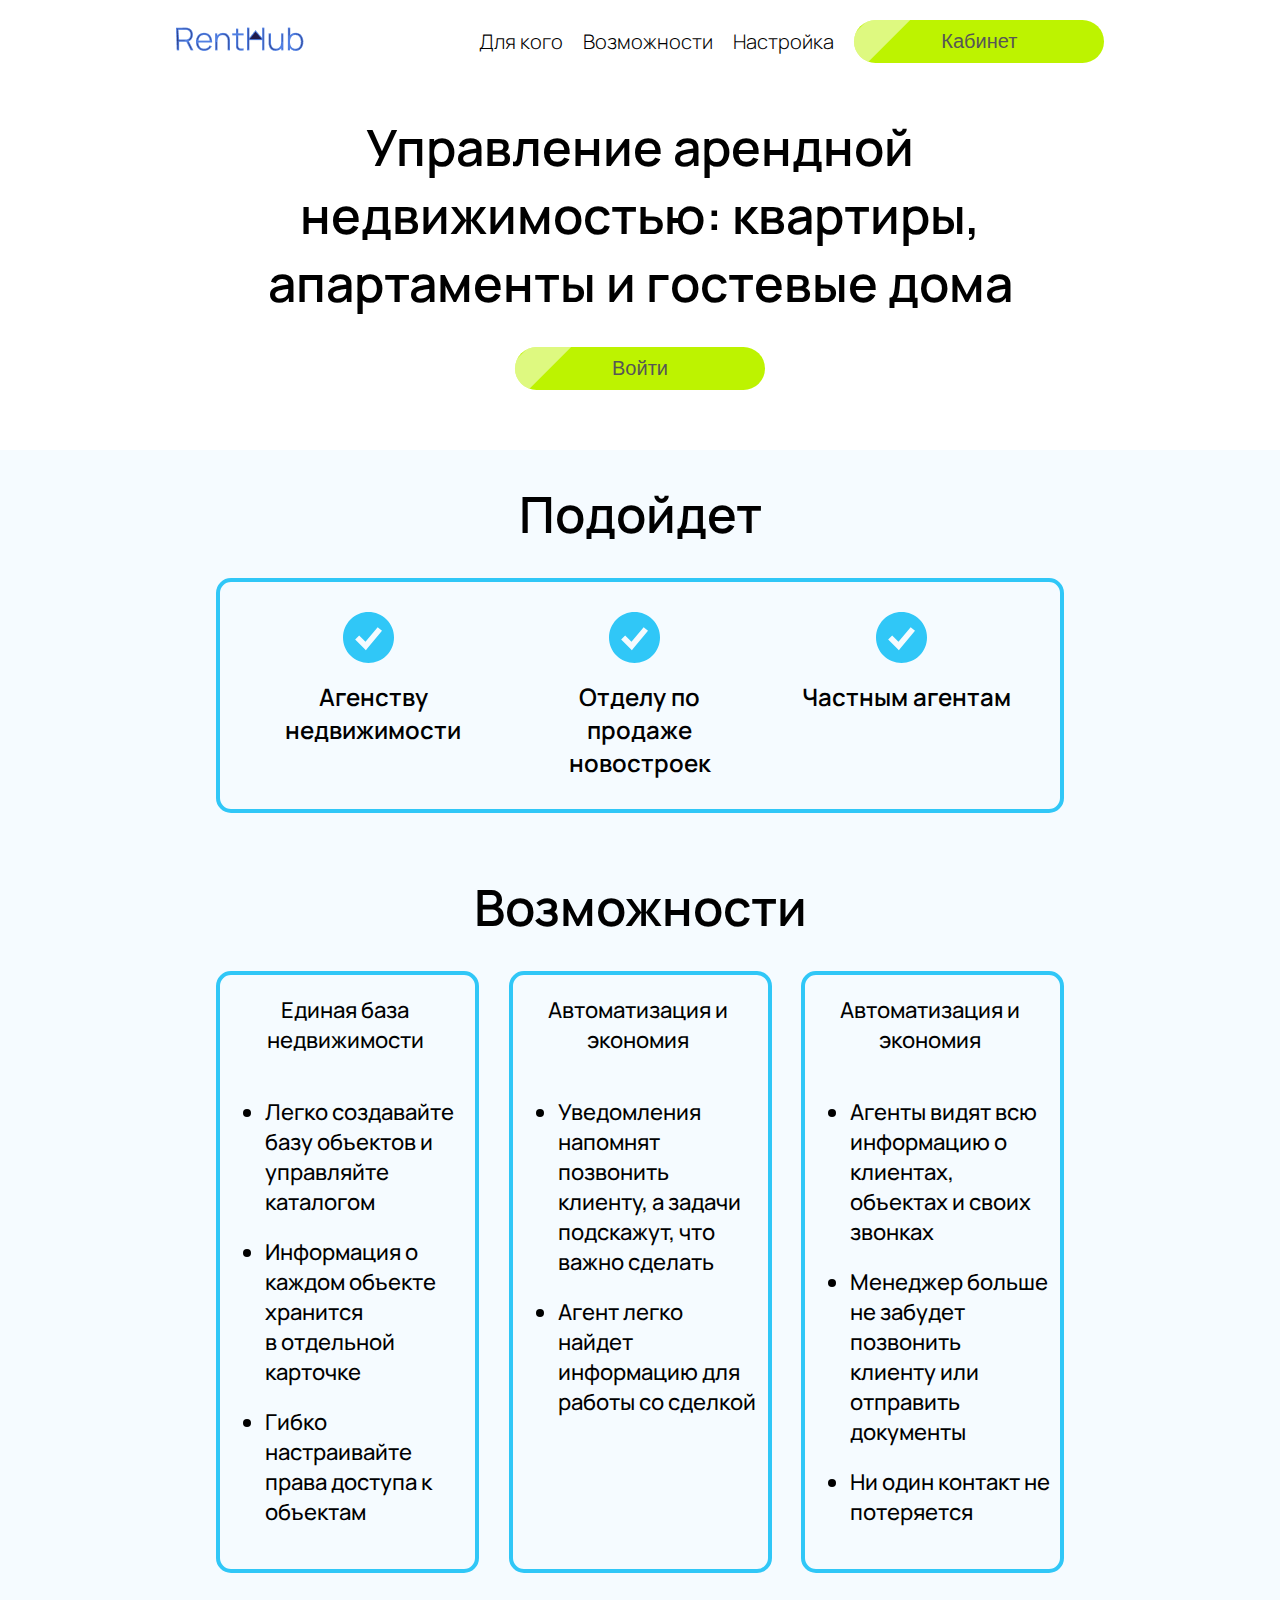
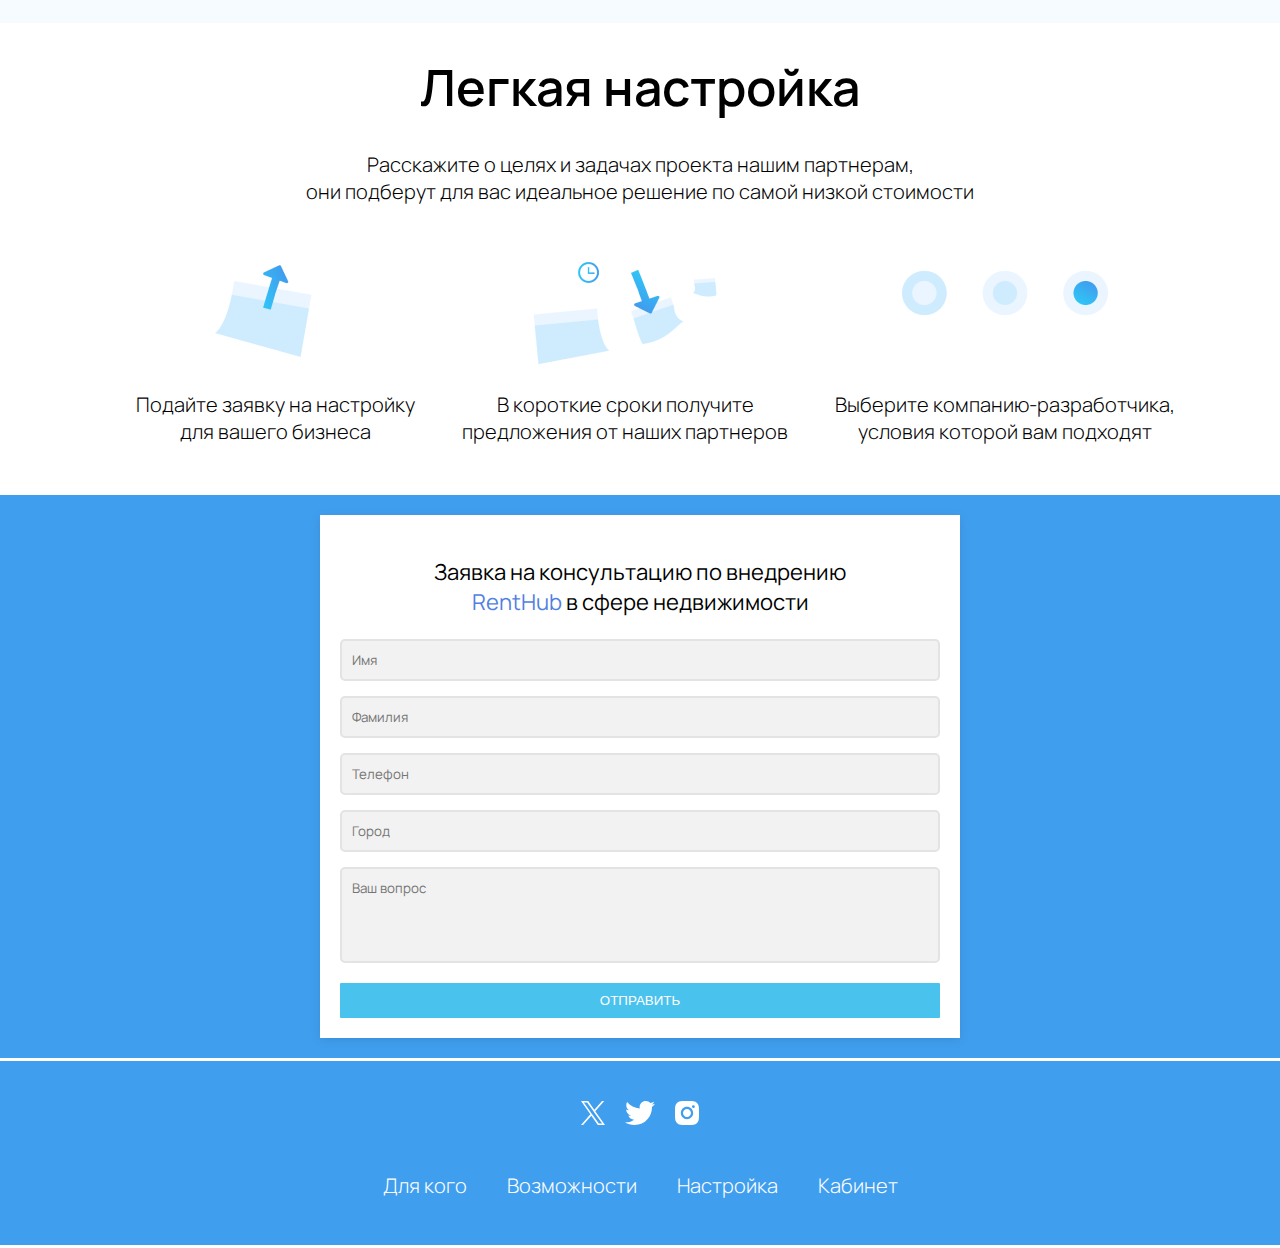
<file: index.html>
<!DOCTYPE html>
<html lang="en">
<head>
    <meta charset="UTF-8">
    <meta name="viewport" content="width=device-width, initial-scale=1.0">
    <title>RentHub</title>
    <link href="style.css" rel="stylesheet">
    <link rel="preconnect" href="https://fonts.googleapis.com">
    <link rel="preconnect" href="https://fonts.gstatic.com" crossorigin>
    <link href="https://fonts.googleapis.com/css2?family=Manrope:wght@200..800&display=swap" rel="stylesheet">
</head>
<body>
    <div class="col">
        <div class="container">
            <header>
                <div class="logo">
                    <img src="./image/logo.png" alt="Логотип">
                </div>
                <div class="button-office">
                    <h1><a href="#forWhom">Для кого</a></h1>
                    <h1><a href="#opportunities">Возможности</a></h1>
                    <h1><a href="#settings">Настройка</a></h1>
                    <button class="button">
                        <h1><a href="./cabinet/cabinet.html">Кабинет</a></h1>
                    </button>
                </div>

            </header>

            <div class="text-overlay">
                <h2>Управление арендной недвижимостью: квартиры, апартаменты и гостевые дома</h2>
            
                <button class="button">
                    <h1>Войти</h1>
                </button>
            </div>
    </div>
    <div class="back">
        <div class="second">
            <h2 id="forWhom" class="section">Подойдет</h2>
            <div class="block">
                <div class="item">
                    <span class="checkmark"><svg width="51" height="51" viewBox="0 0 51 51" fill="none" xmlns="http://www.w3.org/2000/svg">
                        <path fill-rule="evenodd" clip-rule="evenodd" d="M25.5 51C28.8487 51 32.1646 50.3404 35.2584 49.0589C38.3522 47.7774 41.1633 45.8991 43.5312 43.5312C45.8991 41.1633 47.7774 38.3522 49.0589 35.2584C50.3404 32.1646 51 28.8487 51 25.5C51 22.1513 50.3404 18.8354 49.0589 15.7416C47.7774 12.6478 45.8991 9.83667 43.5312 7.46878C41.1633 5.10088 38.3522 3.22257 35.2584 1.94107C32.1646 0.659577 28.8487 -4.98996e-08 25.5 0C18.737 1.00777e-07 12.251 2.6866 7.46878 7.46878C2.6866 12.251 0 18.737 0 25.5C0 32.263 2.6866 38.749 7.46878 43.5312C12.251 48.3134 18.737 51 25.5 51ZM24.8427 35.8133L39.0093 18.8133L34.6573 15.1867L22.474 29.8038L16.1698 23.4968L12.1635 27.5032L20.6635 36.0032L22.8565 38.1962L24.8427 35.8133Z" fill="#30C7F7"/>
                        </svg>
                        </span> Агенству недвижимости
                </div>
                <div class="item">
                    <span class="checkmark"><svg width="51" height="51" viewBox="0 0 51 51" fill="none" xmlns="http://www.w3.org/2000/svg">
                        <path fill-rule="evenodd" clip-rule="evenodd" d="M25.5 51C28.8487 51 32.1646 50.3404 35.2584 49.0589C38.3522 47.7774 41.1633 45.8991 43.5312 43.5312C45.8991 41.1633 47.7774 38.3522 49.0589 35.2584C50.3404 32.1646 51 28.8487 51 25.5C51 22.1513 50.3404 18.8354 49.0589 15.7416C47.7774 12.6478 45.8991 9.83667 43.5312 7.46878C41.1633 5.10088 38.3522 3.22257 35.2584 1.94107C32.1646 0.659577 28.8487 -4.98996e-08 25.5 0C18.737 1.00777e-07 12.251 2.6866 7.46878 7.46878C2.6866 12.251 0 18.737 0 25.5C0 32.263 2.6866 38.749 7.46878 43.5312C12.251 48.3134 18.737 51 25.5 51ZM24.8427 35.8133L39.0093 18.8133L34.6573 15.1867L22.474 29.8038L16.1698 23.4968L12.1635 27.5032L20.6635 36.0032L22.8565 38.1962L24.8427 35.8133Z" fill="#30C7F7"/>
                        </svg>
                        </span> Отделу по продаже новостроек
                </div>
                <div class="item">
                    <span class="checkmark"><svg width="51" height="51" viewBox="0 0 51 51" fill="none" xmlns="http://www.w3.org/2000/svg">
                        <path fill-rule="evenodd" clip-rule="evenodd" d="M25.5 51C28.8487 51 32.1646 50.3404 35.2584 49.0589C38.3522 47.7774 41.1633 45.8991 43.5312 43.5312C45.8991 41.1633 47.7774 38.3522 49.0589 35.2584C50.3404 32.1646 51 28.8487 51 25.5C51 22.1513 50.3404 18.8354 49.0589 15.7416C47.7774 12.6478 45.8991 9.83667 43.5312 7.46878C41.1633 5.10088 38.3522 3.22257 35.2584 1.94107C32.1646 0.659577 28.8487 -4.98996e-08 25.5 0C18.737 1.00777e-07 12.251 2.6866 7.46878 7.46878C2.6866 12.251 0 18.737 0 25.5C0 32.263 2.6866 38.749 7.46878 43.5312C12.251 48.3134 18.737 51 25.5 51ZM24.8427 35.8133L39.0093 18.8133L34.6573 15.1867L22.474 29.8038L16.1698 23.4968L12.1635 27.5032L20.6635 36.0032L22.8565 38.1962L24.8427 35.8133Z" fill="#30C7F7"/>
                        </svg>
                        </span> Частным агентам
                </div>
            </div>
        </div>
        <div class="list">
            <h2 id="opportunities" class="section">Возможности</h2>
            <div class="item-list-general">
                <div class="item-list">
                    <div class="name-item">Единая база недвижимости</div>
                    <ul>
                        
                        <li>
                            Легко создавайте базу объектов и управляйте каталогом
                        </li>
                        <li>

                            Информация о каждом объекте хранится в отдельной карточке                        </li>
                        <li>
                            Гибко настраивайте права доступа к объектам
                        </li>
                    </ul>
                </div>
                <div class="item-list">
                    <div class="name-item">Автоматизация и экономия</div>
                    <ul>
                        
                        <li>
                            Уведомления напомнят позвонить клиенту, а задачи подскажут, что важно сделать
                        </li>
                        <li>

                            Агент легко найдет информацию для работы со сделкой                     
                         </li>
                    </ul>
                </div>
                <div class="item-list">
                    <div class="name-item">Автоматизация и экономия</div>
                    <ul>
                        <li>
                            Агенты видят всю информацию о клиентах, объектах и своих звонках
                        </li>
                        <li>
                            Менеджер больше не забудет позвонить клиенту или отправить документы                     
                         </li>
                         <li>
                            Ни один контакт не потеряется
                         </li>
                    </ul>
                </div>
            </div>
        </div>
    </div>
    <div class="setting">
        <h2 id="settings" class="section">Легкая настройка</h2>
        
        <h1>Расскажите о целях и задачах проекта нашим партнерам, <br>они подберут для вас идеальное решение по самой низкой стоимости</h1>
        <div class="item-setting-general">
            <div class="item-setting">
                <img src="./image/setting 1.png">
                <h1>Подайте заявку на настройку для вашего бизнеса </h1>
            </div>
            <div class="item-setting">
                <img src="./image/setting 3.png">
                <h1>В короткие сроки получите предложения от наших партнеров</h1>
            </div>
            <div class="item-setting3">
                <img src="./image/setting 2.png">
                <h1>Выберите компанию-разработчика, условия которой вам подходят</h1>
            </div>
        </div>
    </div>
    <div class="back-blue">
        <div class="form-container">
            <div class="center">
                <h3>Заявка на консультацию по внедрению <span class="highlight">RentHub</span> в сфере недвижимости</h3>
            </div>
            <form action="#" method="post">
                <div class="form-group">
                    <input type="text" id="first-name" name="first-name" placeholder="Имя" required>
                </div>
                <div class="form-group">
                    <input type="text" id="last-name" name="last-name" placeholder="Фамилия" required>
                </div>
                <div class="form-group">
                    <input type="tel" id="phone" name="phone" placeholder="Телефон" required>
                </div>
                <div class="form-group">
                    <input type="text" id="city" name="city" placeholder="Город" required>
                </div>
                <div class="form-group">
                    <textarea id="question" name="question" rows="4" placeholder="Ваш вопрос" required></textarea>
                </div>
                <button class="button-submit" type="submit">ОТПРАВИТЬ</button>
            </form>
        </div>
    </div>

    <footer>
        <div class="footer-item">
            <div class="icon">
                <svg width="24" height="24" viewBox="0 0 24 24" fill="none" xmlns="http://www.w3.org/2000/svg">
                    <path d="M14.2833 10.1625L23.2178 0H21.1004L13.3429 8.82375L7.14665 0H0L9.36983 13.3433L0 24H2.1174L10.3099 14.6818L16.8533 24H24L14.2828 10.1625H14.2833ZM11.3834 13.4606L10.4339 12.132L2.88024 1.55962H6.13241L12.228 10.092L13.1773 11.4206L21.1014 22.5112H17.8496L11.3834 13.4612V13.4606Z" fill="white"/>
                </svg>
                <svg width="30" height="24" viewBox="0 0 30 24" fill="none" xmlns="http://www.w3.org/2000/svg">
                    <path d="M30 2.82353C28.8958 3.31765 27.7055 3.64235 26.4723 3.79765C27.7342 3.04941 28.7094 1.86353 29.1683 0.437647C27.978 1.14353 26.6587 1.63765 25.2677 1.92C24.1348 0.705883 22.543 0 20.7361 0C17.3662 0 14.6128 2.71059 14.6128 6.05647C14.6128 6.53647 14.6702 7.00235 14.7706 7.44C9.66539 7.18588 5.1195 4.77176 2.09369 1.11529C1.5631 2.00471 1.26195 3.04941 1.26195 4.15059C1.26195 6.25412 2.33748 8.11765 4.00096 9.17647C2.98279 9.17647 2.03633 8.89412 1.20459 8.47059V8.51294C1.20459 11.4494 3.32696 13.9059 6.13767 14.4565C5.23543 14.7006 4.28782 14.7345 3.36998 14.5553C3.75947 15.7588 4.52228 16.8119 5.55117 17.5665C6.58006 18.3211 7.8233 18.7393 9.10612 18.7624C6.93165 20.4572 4.23615 21.3733 1.46272 21.36C0.975143 21.36 0.487572 21.3318 0 21.2753C2.72467 22.9976 5.96558 24 9.43595 24C20.7361 24 26.9455 14.7671 26.9455 6.76235C26.9455 6.49412 26.9455 6.24 26.9312 5.97176C28.1358 5.12471 29.1683 4.05176 30 2.82353Z" fill="white"/>
                </svg>
                <svg width="24" height="24" viewBox="0 0 24 24" fill="none" xmlns="http://www.w3.org/2000/svg">
                    <path d="M11.9995 8.00571C9.78813 8.00571 8.00536 9.80571 8.00536 12C8.00536 14.1943 9.80528 15.9943 11.9995 15.9943C14.1937 15.9943 15.9936 14.1943 15.9936 12C15.9936 9.80571 14.1937 8.00571 11.9995 8.00571ZM23.9989 12C23.9989 10.3371 23.9989 8.70857 23.9132 7.04571C23.8275 5.12571 23.3818 3.41143 21.9762 2.02286C20.5705 0.617143 18.8734 0.171428 16.9535 0.0857142C15.2907 -8.30208e-08 13.6622 0 11.9995 0C10.3367 0 8.70818 -8.30208e-08 7.0454 0.0857142C5.12549 0.171428 3.41128 0.617143 2.02277 2.02286C0.617115 3.42857 0.171421 5.12571 0.0857104 7.04571C-8.3017e-08 8.70857 0 10.3371 0 12C0 13.6629 -8.3017e-08 15.2914 0.0857104 16.9543C0.171421 18.8743 0.617115 20.5886 2.02277 21.9771C3.42842 23.3829 5.12549 23.8286 7.0454 23.9143C8.70818 24 10.3367 24 11.9995 24C13.6622 24 15.2907 24 16.9535 23.9143C18.8734 23.8286 20.5877 23.3829 21.9762 21.9771C23.3818 20.5714 23.8275 18.8743 23.9132 16.9543C24.0161 15.3086 23.9989 13.6629 23.9989 12ZM11.9995 18.1543C8.58819 18.1543 5.84545 15.4114 5.84545 12C5.84545 8.58857 8.58819 5.84571 11.9995 5.84571C15.4107 5.84571 18.1535 8.58857 18.1535 12C18.1535 15.4114 15.4107 18.1543 11.9995 18.1543ZM18.4106 7.02857C17.6221 7.02857 16.9707 6.39429 16.9707 5.58857C16.9707 4.78286 17.6049 4.14857 18.4106 4.14857C19.2163 4.14857 19.8505 4.78286 19.8505 5.58857C19.8549 5.77635 19.8206 5.96301 19.7498 6.137C19.6791 6.31098 19.5733 6.46857 19.4391 6.6C19.3077 6.73418 19.1501 6.83994 18.9762 6.91071C18.8022 6.98149 18.6155 7.01577 18.4277 7.01143L18.4106 7.02857Z" fill="white"/>
                </svg>
                    
                    
                    
            </div>
            <div class="footer-text">
                <h4>Для кого</h4>  
                <h4>Возможности</h4>
                <h4>Настройка</h4>
                <h4>Кабинет</h4>
            </div>
        
    </footer>

    </div>
</body>
</html>
</file>
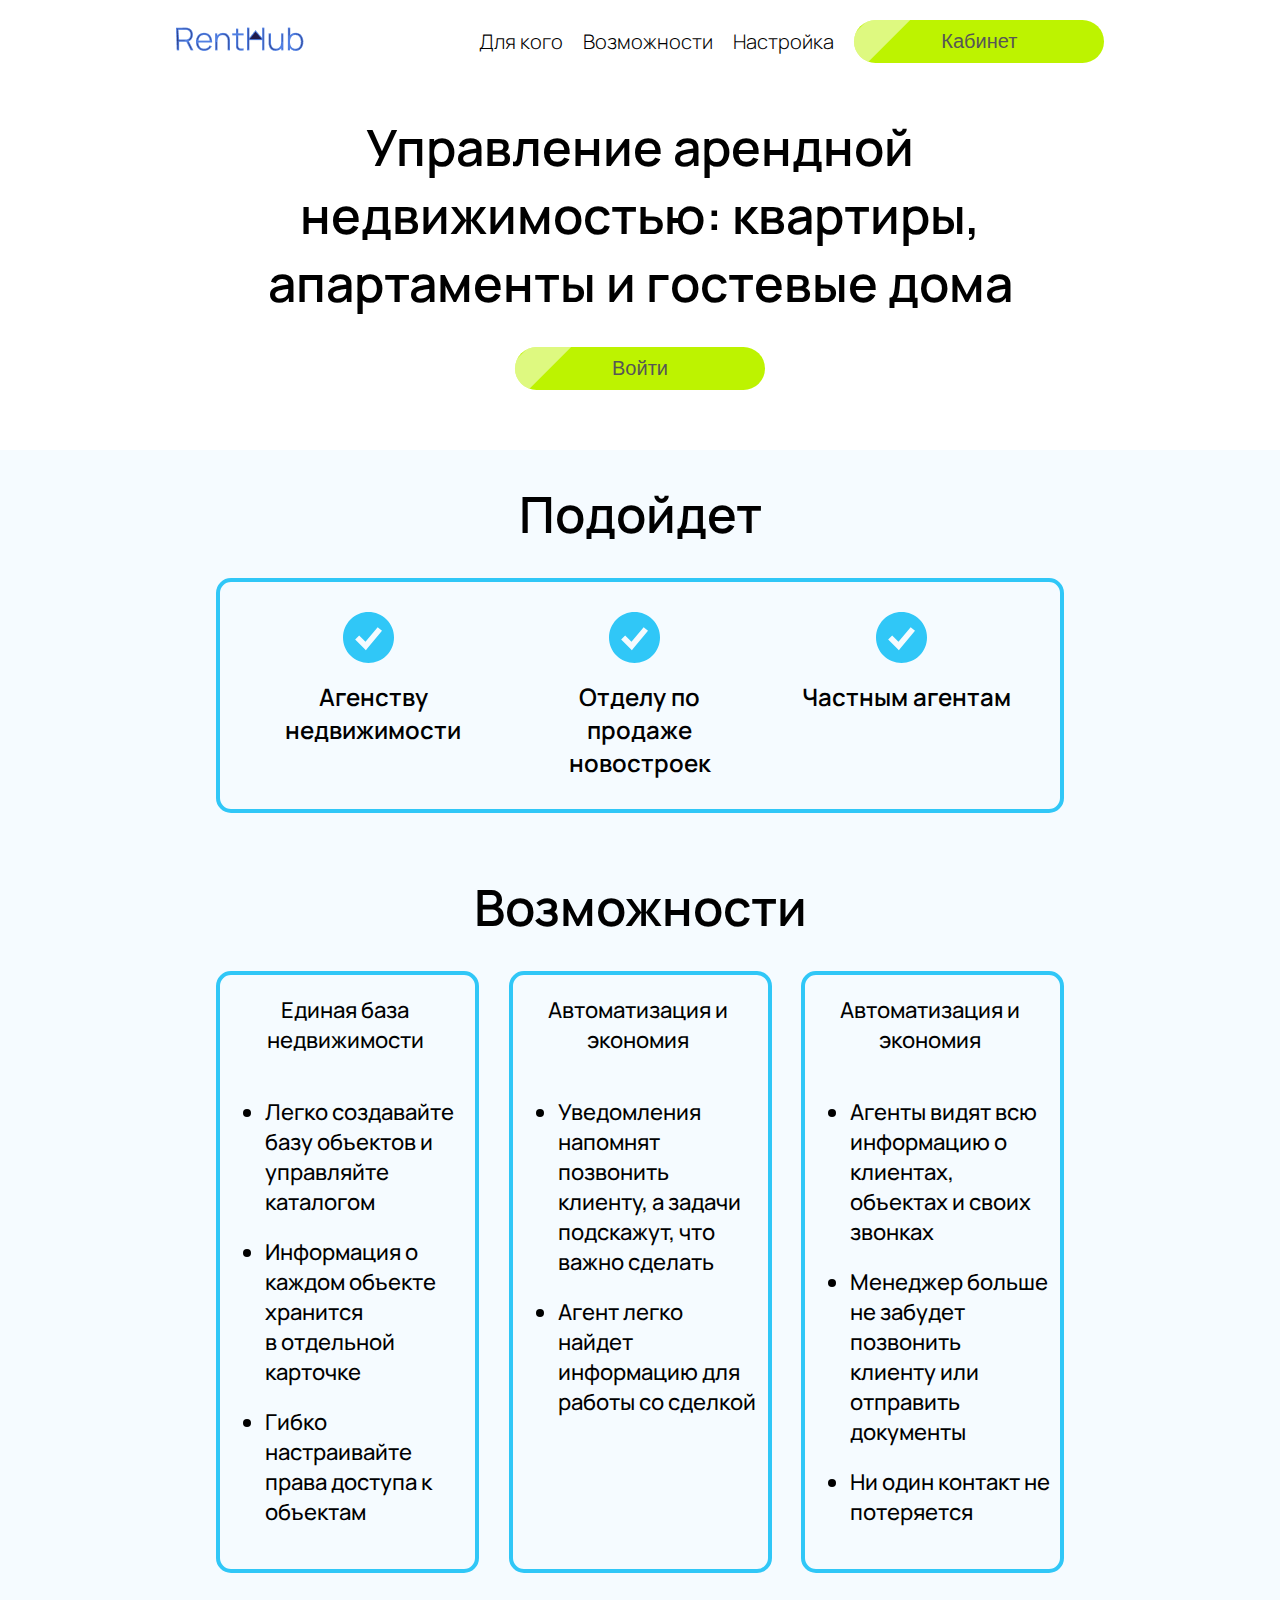
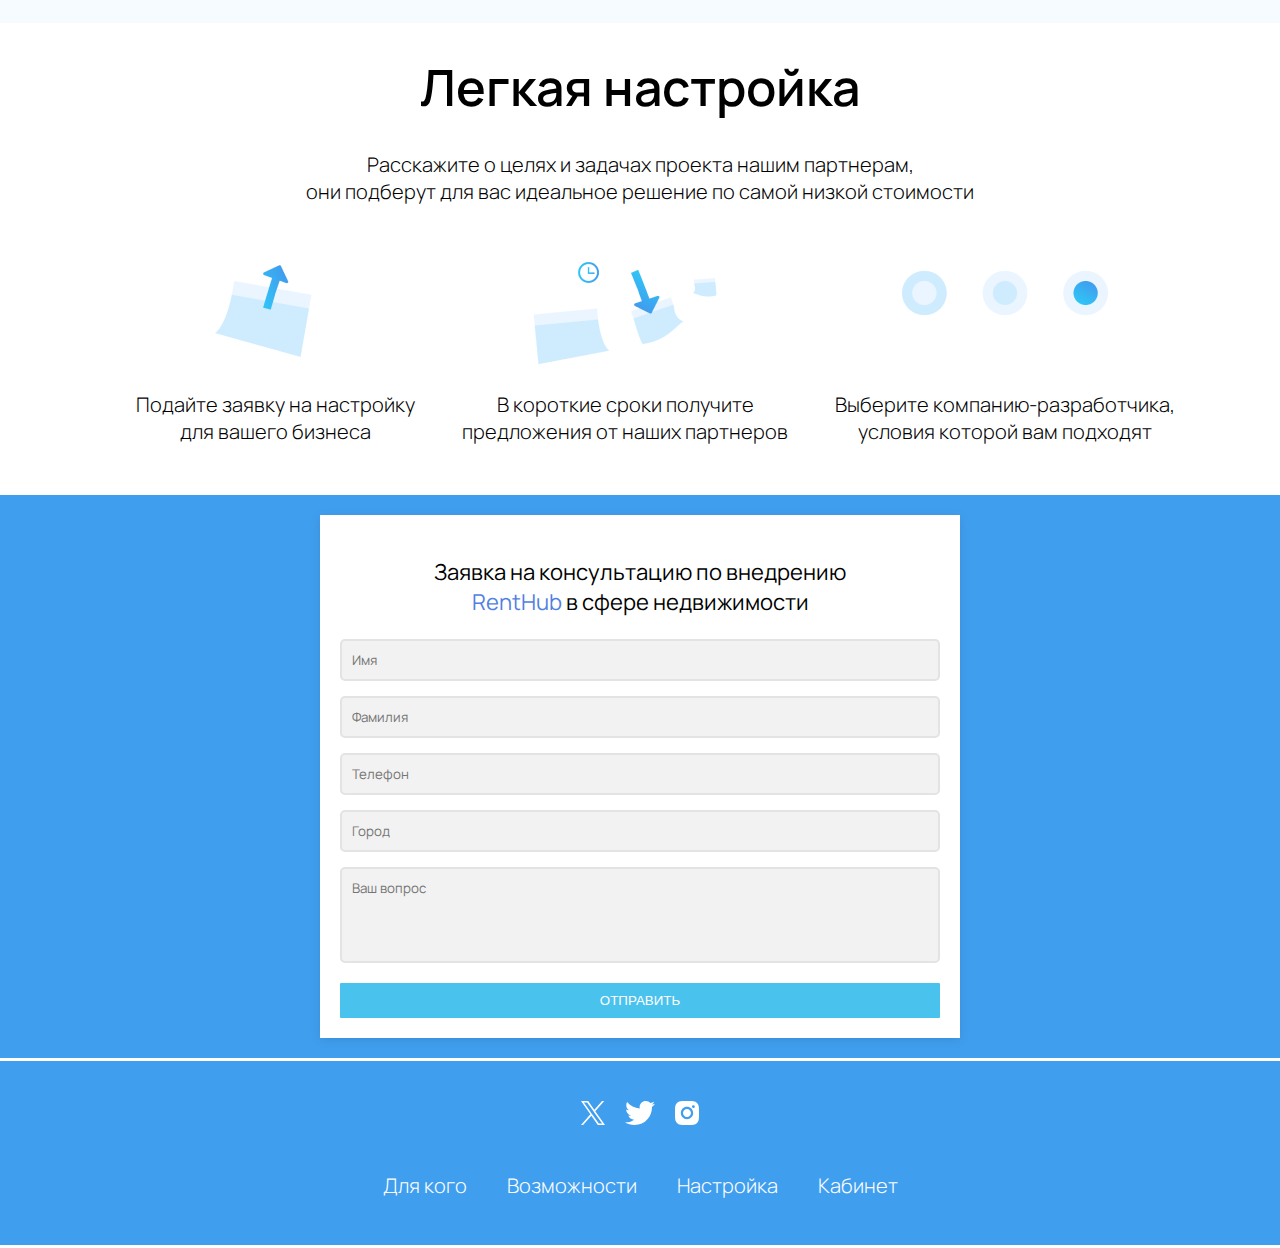
<file: system/index.html>
<!DOCTYPE html>
<html lang="en">
<head>
    <meta charset="UTF-8">
    <meta name="viewport" content="width=device-width, initial-scale=1.0">
    <title>RentHub</title>
    <link href="style.css" rel="stylesheet">
    <link rel="preconnect" href="https://fonts.googleapis.com">
    <link rel="preconnect" href="https://fonts.gstatic.com" crossorigin>
    <link href="https://fonts.googleapis.com/css2?family=Manrope:wght@200..800&display=swap" rel="stylesheet">
    <script type="text/javascript" src="https://cdn.emailjs.com/sdk/2.3.2/email.min.js"></script>
</head>
<body>
    <div class="col">
        <div class="container">
            <header>
                <div class="logo">
                    <img src="./image/logo.png" alt="Логотип">
                </div>
                <div class="button-office">
                    <h1><a href="#forWhom">Для кого</a></h1>
                    <h1><a href="#opportunities">Возможности</a></h1>
                    <h1><a href="#settings">Настройка</a></h1>
                    <button class="button">
                        <h1><a href="./cabinet/cabinet.html">Кабинет</a></h1>
                    </button>
                </div>

            </header>

            <div class="text-overlay">
                <h2>Управление арендной недвижимостью: квартиры, апартаменты и гостевые дома</h2>
            
                <button class="button">
                    <h1>Войти</h1>
                </button>
            </div>
    </div>
    <div class="back">
        <div class="second">
            <h2 id="forWhom" class="section">Подойдет</h2>
            <div class="block">
                <div class="item">
                    <span class="checkmark"><svg width="51" height="51" viewBox="0 0 51 51" fill="none" xmlns="http://www.w3.org/2000/svg">
                        <path fill-rule="evenodd" clip-rule="evenodd" d="M25.5 51C28.8487 51 32.1646 50.3404 35.2584 49.0589C38.3522 47.7774 41.1633 45.8991 43.5312 43.5312C45.8991 41.1633 47.7774 38.3522 49.0589 35.2584C50.3404 32.1646 51 28.8487 51 25.5C51 22.1513 50.3404 18.8354 49.0589 15.7416C47.7774 12.6478 45.8991 9.83667 43.5312 7.46878C41.1633 5.10088 38.3522 3.22257 35.2584 1.94107C32.1646 0.659577 28.8487 -4.98996e-08 25.5 0C18.737 1.00777e-07 12.251 2.6866 7.46878 7.46878C2.6866 12.251 0 18.737 0 25.5C0 32.263 2.6866 38.749 7.46878 43.5312C12.251 48.3134 18.737 51 25.5 51ZM24.8427 35.8133L39.0093 18.8133L34.6573 15.1867L22.474 29.8038L16.1698 23.4968L12.1635 27.5032L20.6635 36.0032L22.8565 38.1962L24.8427 35.8133Z" fill="#30C7F7"/>
                        </svg>
                        </span> Агенству недвижимости
                </div>
                <div class="item">
                    <span class="checkmark"><svg width="51" height="51" viewBox="0 0 51 51" fill="none" xmlns="http://www.w3.org/2000/svg">
                        <path fill-rule="evenodd" clip-rule="evenodd" d="M25.5 51C28.8487 51 32.1646 50.3404 35.2584 49.0589C38.3522 47.7774 41.1633 45.8991 43.5312 43.5312C45.8991 41.1633 47.7774 38.3522 49.0589 35.2584C50.3404 32.1646 51 28.8487 51 25.5C51 22.1513 50.3404 18.8354 49.0589 15.7416C47.7774 12.6478 45.8991 9.83667 43.5312 7.46878C41.1633 5.10088 38.3522 3.22257 35.2584 1.94107C32.1646 0.659577 28.8487 -4.98996e-08 25.5 0C18.737 1.00777e-07 12.251 2.6866 7.46878 7.46878C2.6866 12.251 0 18.737 0 25.5C0 32.263 2.6866 38.749 7.46878 43.5312C12.251 48.3134 18.737 51 25.5 51ZM24.8427 35.8133L39.0093 18.8133L34.6573 15.1867L22.474 29.8038L16.1698 23.4968L12.1635 27.5032L20.6635 36.0032L22.8565 38.1962L24.8427 35.8133Z" fill="#30C7F7"/>
                        </svg>
                        </span> Отделу по продаже новостроек
                </div>
                <div class="item">
                    <span class="checkmark"><svg width="51" height="51" viewBox="0 0 51 51" fill="none" xmlns="http://www.w3.org/2000/svg">
                        <path fill-rule="evenodd" clip-rule="evenodd" d="M25.5 51C28.8487 51 32.1646 50.3404 35.2584 49.0589C38.3522 47.7774 41.1633 45.8991 43.5312 43.5312C45.8991 41.1633 47.7774 38.3522 49.0589 35.2584C50.3404 32.1646 51 28.8487 51 25.5C51 22.1513 50.3404 18.8354 49.0589 15.7416C47.7774 12.6478 45.8991 9.83667 43.5312 7.46878C41.1633 5.10088 38.3522 3.22257 35.2584 1.94107C32.1646 0.659577 28.8487 -4.98996e-08 25.5 0C18.737 1.00777e-07 12.251 2.6866 7.46878 7.46878C2.6866 12.251 0 18.737 0 25.5C0 32.263 2.6866 38.749 7.46878 43.5312C12.251 48.3134 18.737 51 25.5 51ZM24.8427 35.8133L39.0093 18.8133L34.6573 15.1867L22.474 29.8038L16.1698 23.4968L12.1635 27.5032L20.6635 36.0032L22.8565 38.1962L24.8427 35.8133Z" fill="#30C7F7"/>
                        </svg>
                        </span> Частным агентам
                </div>
            </div>
        </div>
        <div class="list">
            <h2 id="opportunities" class="section">Возможности</h2>
            <div class="item-list-general">
                <div class="item-list">
                    <div class="name-item">Единая база недвижимости</div>
                    <ul>
                        
                        <li>
                            Легко создавайте базу объектов и управляйте каталогом
                        </li>
                        <li>

                            Информация о каждом объекте хранится в отдельной карточке                        </li>
                        <li>
                            Гибко настраивайте права доступа к объектам
                        </li>
                    </ul>
                </div>
                <div class="item-list">
                    <div class="name-item">Автоматизация и экономия</div>
                    <ul>
                        
                        <li>
                            Уведомления напомнят позвонить клиенту, а задачи подскажут, что важно сделать
                        </li>
                        <li>

                            Агент легко найдет информацию для работы со сделкой                     
                         </li>
                    </ul>
                </div>
                <div class="item-list">
                    <div class="name-item">Автоматизация и экономия</div>
                    <ul>
                        <li>
                            Агенты видят всю информацию о клиентах, объектах и своих звонках
                        </li>
                        <li>
                            Менеджер больше не забудет позвонить клиенту или отправить документы                     
                         </li>
                         <li>
                            Ни один контакт не потеряется
                         </li>
                    </ul>
                </div>
            </div>
        </div>
    </div>
    <div class="setting">
        <h2 id="settings" class="section">Легкая настройка</h2>
        
        <h1>Расскажите о целях и задачах проекта нашим партнерам, <br>они подберут для вас идеальное решение по самой низкой стоимости</h1>
        <div class="item-setting-general">
            <div class="item-setting">
                <img src="./image/setting 1.png">
                <h1>Подайте заявку на настройку для вашего бизнеса </h1>
            </div>
            <div class="item-setting">
                <img src="./image/setting 3.png">
                <h1>В короткие сроки получите предложения от наших партнеров</h1>
            </div>
            <div class="item-setting3">
                <img src="./image/setting 2.png">
                <h1>Выберите компанию-разработчика, условия которой вам подходят</h1>
            </div>
        </div>
    </div>
    <div class="back-blue">
        <div class="form-container">
            <div class="center">
                <h3>Заявка на консультацию по внедрению <span class="highlight">RentHub</span> в сфере недвижимости</h3>
            </div>
            <form id="contact-form" method="post">
                <div class="form-group">
                    <input type="text" id="first-name" name="first-name" placeholder="Имя" required>
                </div>
                <div class="form-group">
                    <input type="text" id="last-name" name="last-name" placeholder="Фамилия" required>
                </div>
                <div class="form-group">
                    <input type="tel" id="phone" name="phone" placeholder="Телефон" required>
                </div>
                <div class="form-group">
                    <input type="text" id="city" name="city" placeholder="Город" required>
                </div>
                <div class="form-group">
                    <textarea id="question" name="question" rows="4" placeholder="Ваш вопрос" required></textarea>
                </div>
                <button class="button-submit" type="submit">ОТПРАВИТЬ</button>
            </form>
        </div>
    </div>

    <footer>
        <div class="footer-item">
            <div class="icon">
                <svg width="24" height="24" viewBox="0 0 24 24" fill="none" xmlns="http://www.w3.org/2000/svg">
                    <path d="M14.2833 10.1625L23.2178 0H21.1004L13.3429 8.82375L7.14665 0H0L9.36983 13.3433L0 24H2.1174L10.3099 14.6818L16.8533 24H24L14.2828 10.1625H14.2833ZM11.3834 13.4606L10.4339 12.132L2.88024 1.55962H6.13241L12.228 10.092L13.1773 11.4206L21.1014 22.5112H17.8496L11.3834 13.4612V13.4606Z" fill="white"/>
                </svg>
                <svg width="30" height="24" viewBox="0 0 30 24" fill="none" xmlns="http://www.w3.org/2000/svg">
                    <path d="M30 2.82353C28.8958 3.31765 27.7055 3.64235 26.4723 3.79765C27.7342 3.04941 28.7094 1.86353 29.1683 0.437647C27.978 1.14353 26.6587 1.63765 25.2677 1.92C24.1348 0.705883 22.543 0 20.7361 0C17.3662 0 14.6128 2.71059 14.6128 6.05647C14.6128 6.53647 14.6702 7.00235 14.7706 7.44C9.66539 7.18588 5.1195 4.77176 2.09369 1.11529C1.5631 2.00471 1.26195 3.04941 1.26195 4.15059C1.26195 6.25412 2.33748 8.11765 4.00096 9.17647C2.98279 9.17647 2.03633 8.89412 1.20459 8.47059V8.51294C1.20459 11.4494 3.32696 13.9059 6.13767 14.4565C5.23543 14.7006 4.28782 14.7345 3.36998 14.5553C3.75947 15.7588 4.52228 16.8119 5.55117 17.5665C6.58006 18.3211 7.8233 18.7393 9.10612 18.7624C6.93165 20.4572 4.23615 21.3733 1.46272 21.36C0.975143 21.36 0.487572 21.3318 0 21.2753C2.72467 22.9976 5.96558 24 9.43595 24C20.7361 24 26.9455 14.7671 26.9455 6.76235C26.9455 6.49412 26.9455 6.24 26.9312 5.97176C28.1358 5.12471 29.1683 4.05176 30 2.82353Z" fill="white"/>
                </svg>
                <svg width="24" height="24" viewBox="0 0 24 24" fill="none" xmlns="http://www.w3.org/2000/svg">
                    <path d="M11.9995 8.00571C9.78813 8.00571 8.00536 9.80571 8.00536 12C8.00536 14.1943 9.80528 15.9943 11.9995 15.9943C14.1937 15.9943 15.9936 14.1943 15.9936 12C15.9936 9.80571 14.1937 8.00571 11.9995 8.00571ZM23.9989 12C23.9989 10.3371 23.9989 8.70857 23.9132 7.04571C23.8275 5.12571 23.3818 3.41143 21.9762 2.02286C20.5705 0.617143 18.8734 0.171428 16.9535 0.0857142C15.2907 -8.30208e-08 13.6622 0 11.9995 0C10.3367 0 8.70818 -8.30208e-08 7.0454 0.0857142C5.12549 0.171428 3.41128 0.617143 2.02277 2.02286C0.617115 3.42857 0.171421 5.12571 0.0857104 7.04571C-8.3017e-08 8.70857 0 10.3371 0 12C0 13.6629 -8.3017e-08 15.2914 0.0857104 16.9543C0.171421 18.8743 0.617115 20.5886 2.02277 21.9771C3.42842 23.3829 5.12549 23.8286 7.0454 23.9143C8.70818 24 10.3367 24 11.9995 24C13.6622 24 15.2907 24 16.9535 23.9143C18.8734 23.8286 20.5877 23.3829 21.9762 21.9771C23.3818 20.5714 23.8275 18.8743 23.9132 16.9543C24.0161 15.3086 23.9989 13.6629 23.9989 12ZM11.9995 18.1543C8.58819 18.1543 5.84545 15.4114 5.84545 12C5.84545 8.58857 8.58819 5.84571 11.9995 5.84571C15.4107 5.84571 18.1535 8.58857 18.1535 12C18.1535 15.4114 15.4107 18.1543 11.9995 18.1543ZM18.4106 7.02857C17.6221 7.02857 16.9707 6.39429 16.9707 5.58857C16.9707 4.78286 17.6049 4.14857 18.4106 4.14857C19.2163 4.14857 19.8505 4.78286 19.8505 5.58857C19.8549 5.77635 19.8206 5.96301 19.7498 6.137C19.6791 6.31098 19.5733 6.46857 19.4391 6.6C19.3077 6.73418 19.1501 6.83994 18.9762 6.91071C18.8022 6.98149 18.6155 7.01577 18.4277 7.01143L18.4106 7.02857Z" fill="white"/>
                </svg>
                    
                    
                    
            </div>
            <div class="footer-text">
                <h4>Для кого</h4>  
                <h4>Возможности</h4>
                <h4>Настройка</h4>
                <h4>Кабинет</h4>
            </div>
        
    </footer>

    </div>
    <script type="text/javascript">
        (function() {
            emailjs.init("oyoxr_wEbQ7TU87ry"); // Замените YOUR_USER_ID на ваш ID пользователя EmailJS
            window.onload = function() {
                document.getElementById('contact-form').addEventListener('submit', function(event) {
                    event.preventDefault();
                    emailjs.sendForm('service_d5wcprq', 'template_pa2h942', this)
                        .then(function() {
                            alert('Сообщение успешно отправлено!');
                        }, function(error) {
                            alert('Произошла ошибка при отправке сообщения: ' + error.text);
                        });
                });
            };
        })();
    </script>
</body>
</html>
</file>
<file: style.css>
body {
    padding: 0;
    margin: 0; 
    font-family: "Manrope", sans-serif;
    font-style: normal;
    height: 100vh;
}

html {
    scroll-behavior: smooth; /* Добавляет плавную прокрутку */
}   

a{
    text-decoration: none;
    color: inherit;
}

.container { 
    display: flex; 
    flex-direction: column;
    justify-content: center;
} 

header { 
    display: flex; 
    justify-content: space-evenly;
    align-items: center; 
}

.button-office {
    display: flex;
    flex-direction: row;
    align-items: center;
    gap: 20px; 
    padding: 20px 0; 
}

button {
    background-color: #BDF300; 
    border: none;
    border-radius: 100px; 
    padding: 10px 20px; 
    cursor: pointer;
    width: 250px;
}

@keyframes slideme {
    0% {
      left: -30px;
      margin-left: 0px;
    }
    30% {
      left: 110%;
      margin-left: 80px;
    }
    100% {
      left: 110%;
      margin-left: 80px;
    }
}
  
.button {
    overflow: hidden;
    position: relative;
    color: #565656;
}
  
.button:after {
    content: "";
    display: block;
    width: 30px;
    height: 200px;
    margin-left: 60px;
    background: #ffffff;
    opacity: 0.5;
    position: absolute;
    left: -40px;
    top: -100px;
    z-index: 1;
    transform: rotate(45deg);
    transition: all 0.1s;
    animation-name: slideme;
    animation-duration: 3s;
    animation-delay: 0.05s;
    animation-timing-function: ease-in-out;
    animation-iteration-count: infinite;
}


h1 {
    margin: 0; 
    font-weight: 300;
    font-size: 20px;
    max-width: 800px;
    text-align: center;
    transition: transform 0.3s ease, color 0.3s ease;
    cursor: pointer;
    display: inline-block;
}

h1:hover {
    transform: scale(1.1);
    color: #3498db; /* Цвет при наведении */
}


h1:first-child {
    white-space: nowrap; 
}

h2 {
    margin: 30px 0 30px 0;
    font-weight: 600;
    font-size: 50px;
    max-width: 800px;
}

.text-overlay {
    display: flex;
    flex-direction: column;
    align-items: center;
    text-align: center;
    padding-bottom: 60px;
}

.back {
    background-color: #F5FBFF;
    width: 100%;
    min-height: 100vh; 
    display: flex; 
    flex-direction: column;
    align-items: center; 
    justify-content: center; 
    padding-bottom: 50px;
}

.second {
    display: flex;
    flex-direction: column;
    align-items: center;
}

.block {
    border: 4px solid #30C7F7;
    border-radius: 15px;
    display: flex;
    flex-direction: row;
    justify-content: space-around;
    width: 800px;
    height: auto; /* Меняем на auto, чтобы блок подстраивался под содержимое */
    padding: 20px; /* Добавляем отступы внутри блока */
}

.item {
    display: flex;
    flex-direction: column;
    align-items: center; /* Центрируем галочку и текст по вертикали */
    font-size: 24px; /* Размер шрифта */
    margin: 10px 0; /* Отступы между пунктами */
    max-width: 230px;
    width: 230px;
    text-align: center;
    font-weight: 600;
}

.checkmark {
    margin-right: 10px; /* Отступ между галочкой и текстом */
    color: #30C7F7; /* Цвет галочки */
    margin-bottom: 10px;
    
}

.list{
    padding-top: 30px;
    display: flex;
    flex-direction: column;
    align-items: center;
}

.item-list-general{
    display: flex;
    flex-direction: row;
    justify-content: space-between;
    width: 848px;
}

.item-list{
    border: 4px solid #30C7F7;
    border-radius: 15px;
    display: flex;
    flex-direction: column;
    width: 240px;
    height: auto; 
    padding: 20px 10px 20px 5px; 
    font-size: 22px;
    font-weight: 500;
}

.name-item{
    text-align: center;
}

li{
    padding-top: 20px;
}

.setting{
    display: flex;
    flex-direction: column;
    align-items: center;
}

.item-setting-general{
    display: flex;
    flex-direction: row;
    padding-top: 30px;
}

.item-setting{
    width: 350px;
    display: flex;
    flex-direction: column;
    align-items: center;
}

.item-setting3{
    width: 350px;
    display: flex;
    flex-direction: column;
    align-items: center;
    padding-left: 30px;
    justify-content: space-between
}

.item-setting img{
    padding: 20px;
}

.back-blue{
    background-color: #409EEF;
    width: 100%;
    display: flex; 
    flex-direction: column;
    align-items: center; 
    justify-content: center; 
    margin-top: 50px;
}

.qwe{
    height: 1000px;

}


.form-container {
    background-color: #ffffff;
    padding: 20px;
    width: 600px; /* Ширина формы */
    margin: 20px auto; /* Центрирование формы */
    display: flex;
    flex-direction: column;
    box-shadow: 0 2px 10px rgba(0, 0, 0, 0.1); /* Тень для формы */
}

.form-group {
    margin-bottom: 15px; /* Отступ между группами */

}

label {
    display: block; /* Отображение метки как блочный элемент */
    margin-bottom: 5px; /* Отступ снизу */
    font-weight: bold; /* Жирный шрифт для меток */
}

textarea {
    resize: none; /* Запрет изменения размеров текстового поля */
}

.center{
    display: flex;
    justify-content: center
}

h3{
    text-align: center;
    font-size: 22px;
    font-weight: 400;
    max-width: 500px;
}

.highlight {
    color: #517FE2;
}

input[type="text"],
input[type="tel"],
textarea {
    width: 100%; /* Ширина полей ввода */
    padding: 10px; /* Отступы внутри полей */
    border: 2px solid #E3E3E3; /* Цвет границы */
    background-color: #F2F2F2;
    border-radius: 5px; /* Закругление углов */
    box-sizing: border-box; /* Учет отступов и границ в ширине */
    font-family: "Manrope", sans-serif;
    font-style: normal;
}

.required {
    color: red; /* Цвет звездочки */
}

.button-submit {
    background-color: #4AC2EE; /* Цвет кнопки */
    color: white; /* Цвет текста кнопки */
    border: none; /* Без границы */
    border-radius: 1px; /* Закругление углов кнопки */
    padding: 10px; /* Отступы внутри кнопки */
    cursor: pointer; /* Указатель при наведении */
    width: 100%; /* Ширина кнопки */
}

.button-submit:hover {
    background-color: #409EEF; /* Цвет кнопки при наведении */
}

footer {
    display: flex;
    flex-direction: row;
    border-top: 3px solid #FFFFFF; /* Цвет границы */
    border-bottom: 3px solid #FFFFFF; /* Цвет границы */
    background-color: #409EEF;
    height: auto;
    padding-top: 40px;
    align-items: flex-end;
    justify-content: center;
}

h4{
    font-size: 20px;
    color: #FFFFFF;
    font-weight: 300;
    padding: 20px;
}

.icon{
    display: flex;
    flex-direction: row;
    justify-content: center;
    align-items: center;
    gap: 20px;
}

.footer-text{
    display: flex;
    flex-direction: row;
}
@media (max-width: 768px) {
    .button-office h1:not(:last-child) {
        display: none; 
    }
}
</file>
<file: system/style.css>
body {
    padding: 0;
    margin: 0; 
    font-family: "Manrope", sans-serif;
    font-style: normal;
    height: 100vh;
}

html {
    scroll-behavior: smooth; /* Добавляет плавную прокрутку */
}   

a{
    text-decoration: none;
    color: inherit;
}

.container { 
    display: flex; 
    flex-direction: column;
    justify-content: center;
} 

header { 
    display: flex; 
    justify-content: space-evenly;
    align-items: center; 
}

.button-office {
    display: flex;
    flex-direction: row;
    align-items: center;
    gap: 20px; 
    padding: 20px 0; 
}

button {
    background-color: #BDF300; 
    border: none;
    border-radius: 100px; 
    padding: 10px 20px; 
    cursor: pointer;
    width: 250px;
}

@keyframes slideme {
    0% {
      left: -30px;
      margin-left: 0px;
    }
    30% {
      left: 110%;
      margin-left: 80px;
    }
    100% {
      left: 110%;
      margin-left: 80px;
    }
}
  
.button {
    overflow: hidden;
    position: relative;
    color: #565656;
}
  
.button:after {
    content: "";
    display: block;
    width: 30px;
    height: 200px;
    margin-left: 60px;
    background: #ffffff;
    opacity: 0.5;
    position: absolute;
    left: -40px;
    top: -100px;
    z-index: 1;
    transform: rotate(45deg);
    transition: all 0.1s;
    animation-name: slideme;
    animation-duration: 3s;
    animation-delay: 0.05s;
    animation-timing-function: ease-in-out;
    animation-iteration-count: infinite;
}


h1 {
    margin: 0; 
    font-weight: 300;
    font-size: 20px;
    max-width: 800px;
    text-align: center;
    transition: transform 0.3s ease, color 0.3s ease;
    cursor: pointer;
    display: inline-block;
}

h1:hover {
    transform: scale(1.1);
    color: #3498db; /* Цвет при наведении */
}


h1:first-child {
    white-space: nowrap; 
}

h2 {
    margin: 30px 0 30px 0;
    font-weight: 600;
    font-size: 50px;
    max-width: 800px;
}

.text-overlay {
    display: flex;
    flex-direction: column;
    align-items: center;
    text-align: center;
    padding-bottom: 60px;
}

.back {
    background-color: #F5FBFF;
    width: 100%;
    min-height: 100vh; 
    display: flex; 
    flex-direction: column;
    align-items: center; 
    justify-content: center; 
    padding-bottom: 50px;
}

.second {
    display: flex;
    flex-direction: column;
    align-items: center;
}

.block {
    border: 4px solid #30C7F7;
    border-radius: 15px;
    display: flex;
    flex-direction: row;
    justify-content: space-around;
    width: 800px;
    height: auto; /* Меняем на auto, чтобы блок подстраивался под содержимое */
    padding: 20px; /* Добавляем отступы внутри блока */
}

.item {
    display: flex;
    flex-direction: column;
    align-items: center; /* Центрируем галочку и текст по вертикали */
    font-size: 24px; /* Размер шрифта */
    margin: 10px 0; /* Отступы между пунктами */
    max-width: 230px;
    width: 230px;
    text-align: center;
    font-weight: 600;
}

.checkmark {
    margin-right: 10px; /* Отступ между галочкой и текстом */
    color: #30C7F7; /* Цвет галочки */
    margin-bottom: 10px;
    
}

.list{
    padding-top: 30px;
    display: flex;
    flex-direction: column;
    align-items: center;
}

.item-list-general{
    display: flex;
    flex-direction: row;
    justify-content: space-between;
    width: 848px;
}

.item-list{
    border: 4px solid #30C7F7;
    border-radius: 15px;
    display: flex;
    flex-direction: column;
    width: 240px;
    height: auto; 
    padding: 20px 10px 20px 5px; 
    font-size: 22px;
    font-weight: 500;
}

.name-item{
    text-align: center;
}

li{
    padding-top: 20px;
}

.setting{
    display: flex;
    flex-direction: column;
    align-items: center;
}

.item-setting-general{
    display: flex;
    flex-direction: row;
    padding-top: 30px;
}

.item-setting{
    width: 350px;
    display: flex;
    flex-direction: column;
    align-items: center;
}

.item-setting3{
    width: 350px;
    display: flex;
    flex-direction: column;
    align-items: center;
    padding-left: 30px;
    justify-content: space-between
}

.item-setting img{
    padding: 20px;
}

.back-blue{
    background-color: #409EEF;
    width: 100%;
    display: flex; 
    flex-direction: column;
    align-items: center; 
    justify-content: center; 
    margin-top: 50px;
}

.qwe{
    height: 1000px;

}


.form-container {
    background-color: #ffffff;
    padding: 20px;
    width: 600px; /* Ширина формы */
    margin: 20px auto; /* Центрирование формы */
    display: flex;
    flex-direction: column;
    box-shadow: 0 2px 10px rgba(0, 0, 0, 0.1); /* Тень для формы */
}

.form-group {
    margin-bottom: 15px; /* Отступ между группами */

}

label {
    display: block; /* Отображение метки как блочный элемент */
    margin-bottom: 5px; /* Отступ снизу */
    font-weight: bold; /* Жирный шрифт для меток */
}

textarea {
    resize: none; /* Запрет изменения размеров текстового поля */
}

.center{
    display: flex;
    justify-content: center
}

h3{
    text-align: center;
    font-size: 22px;
    font-weight: 400;
    max-width: 500px;
}

.highlight {
    color: #517FE2;
}

input[type="text"],
input[type="tel"],
textarea {
    width: 100%; /* Ширина полей ввода */
    padding: 10px; /* Отступы внутри полей */
    border: 2px solid #E3E3E3; /* Цвет границы */
    background-color: #F2F2F2;
    border-radius: 5px; /* Закругление углов */
    box-sizing: border-box; /* Учет отступов и границ в ширине */
    font-family: "Manrope", sans-serif;
    font-style: normal;
}

.required {
    color: red; /* Цвет звездочки */
}

.button-submit {
    background-color: #4AC2EE; /* Цвет кнопки */
    color: white; /* Цвет текста кнопки */
    border: none; /* Без границы */
    border-radius: 1px; /* Закругление углов кнопки */
    padding: 10px; /* Отступы внутри кнопки */
    cursor: pointer; /* Указатель при наведении */
    width: 100%; /* Ширина кнопки */
}

.button-submit:hover {
    background-color: #409EEF; /* Цвет кнопки при наведении */
}

footer {
    display: flex;
    flex-direction: row;
    border-top: 3px solid #FFFFFF; /* Цвет границы */
    border-bottom: 3px solid #FFFFFF; /* Цвет границы */
    background-color: #409EEF;
    height: auto;
    padding-top: 40px;
    align-items: flex-end;
    justify-content: center;
}

h4{
    font-size: 20px;
    color: #FFFFFF;
    font-weight: 300;
    padding: 20px;
}

.icon{
    display: flex;
    flex-direction: row;
    justify-content: center;
    align-items: center;
    gap: 20px;
}

.footer-text{
    display: flex;
    flex-direction: row;
}
@media (max-width: 768px) {
    .button-office h1:not(:last-child) {
        display: none; 
    }
}
</file>
